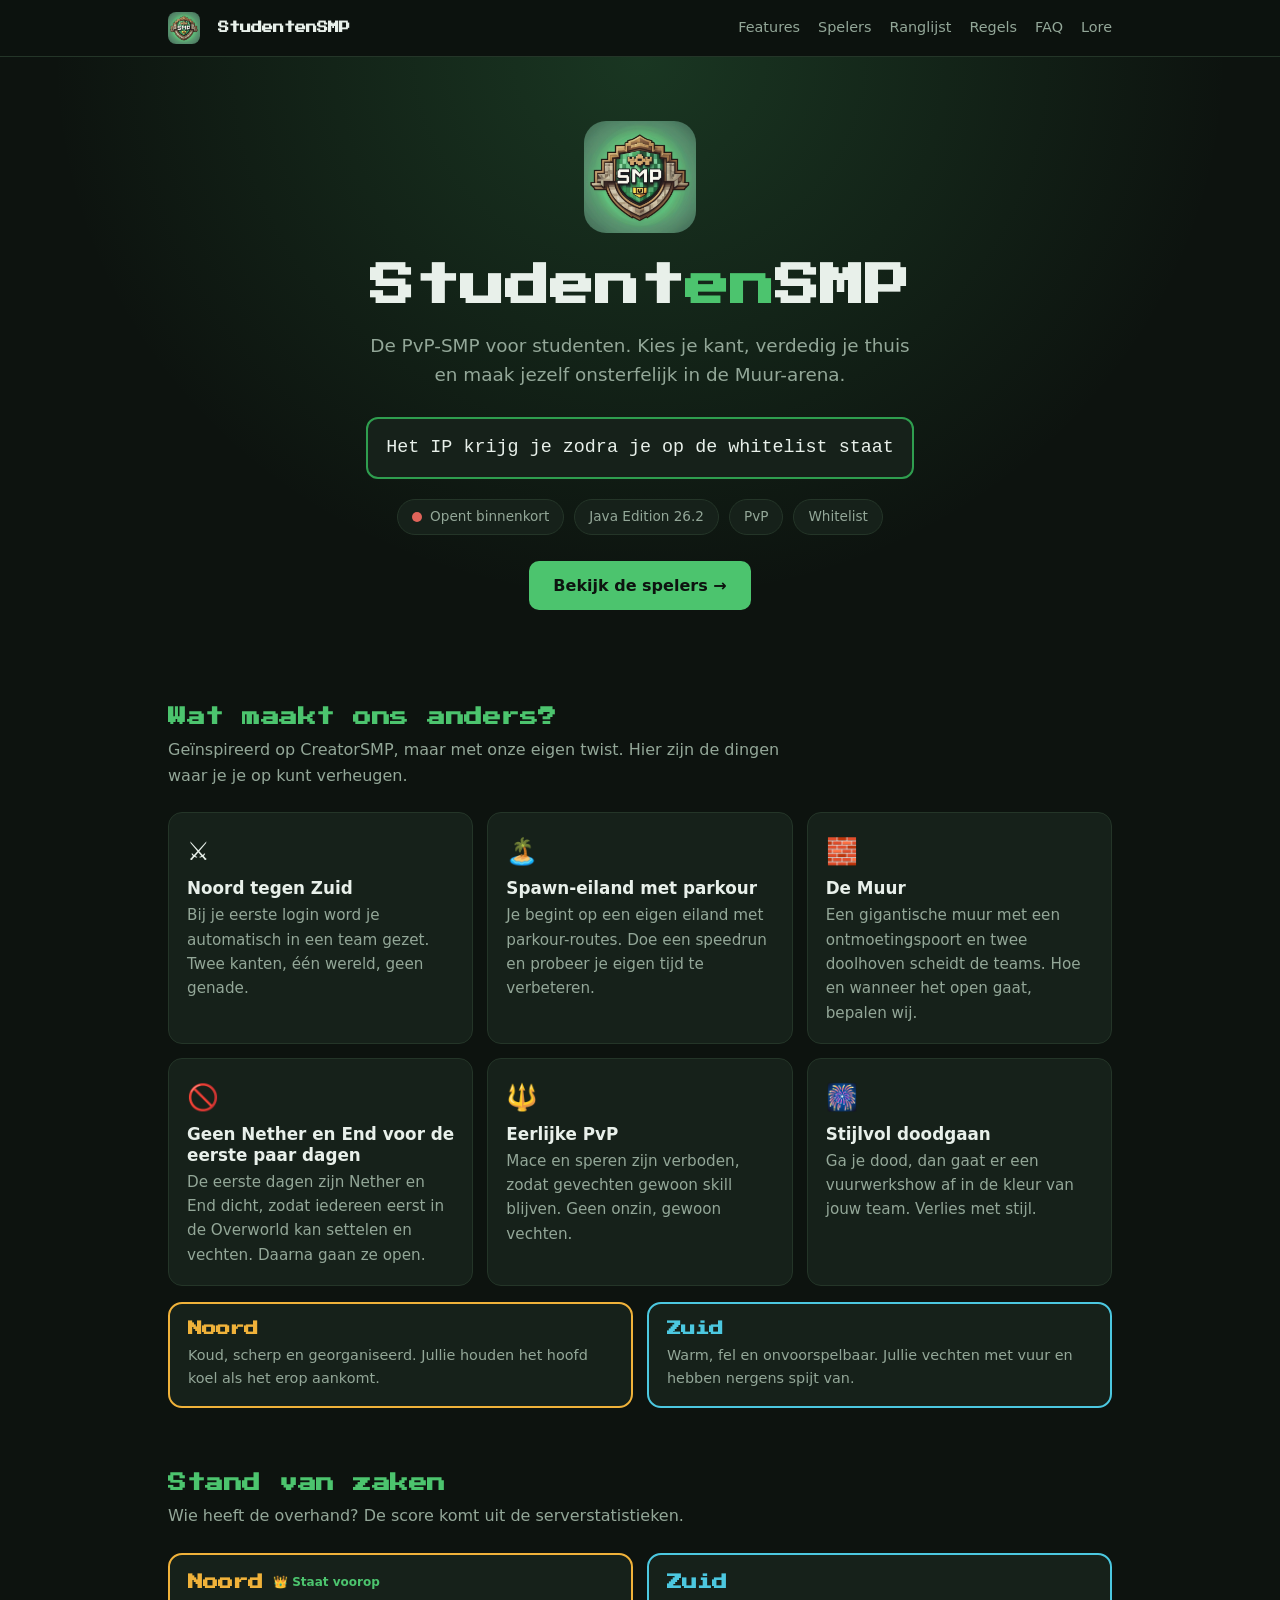
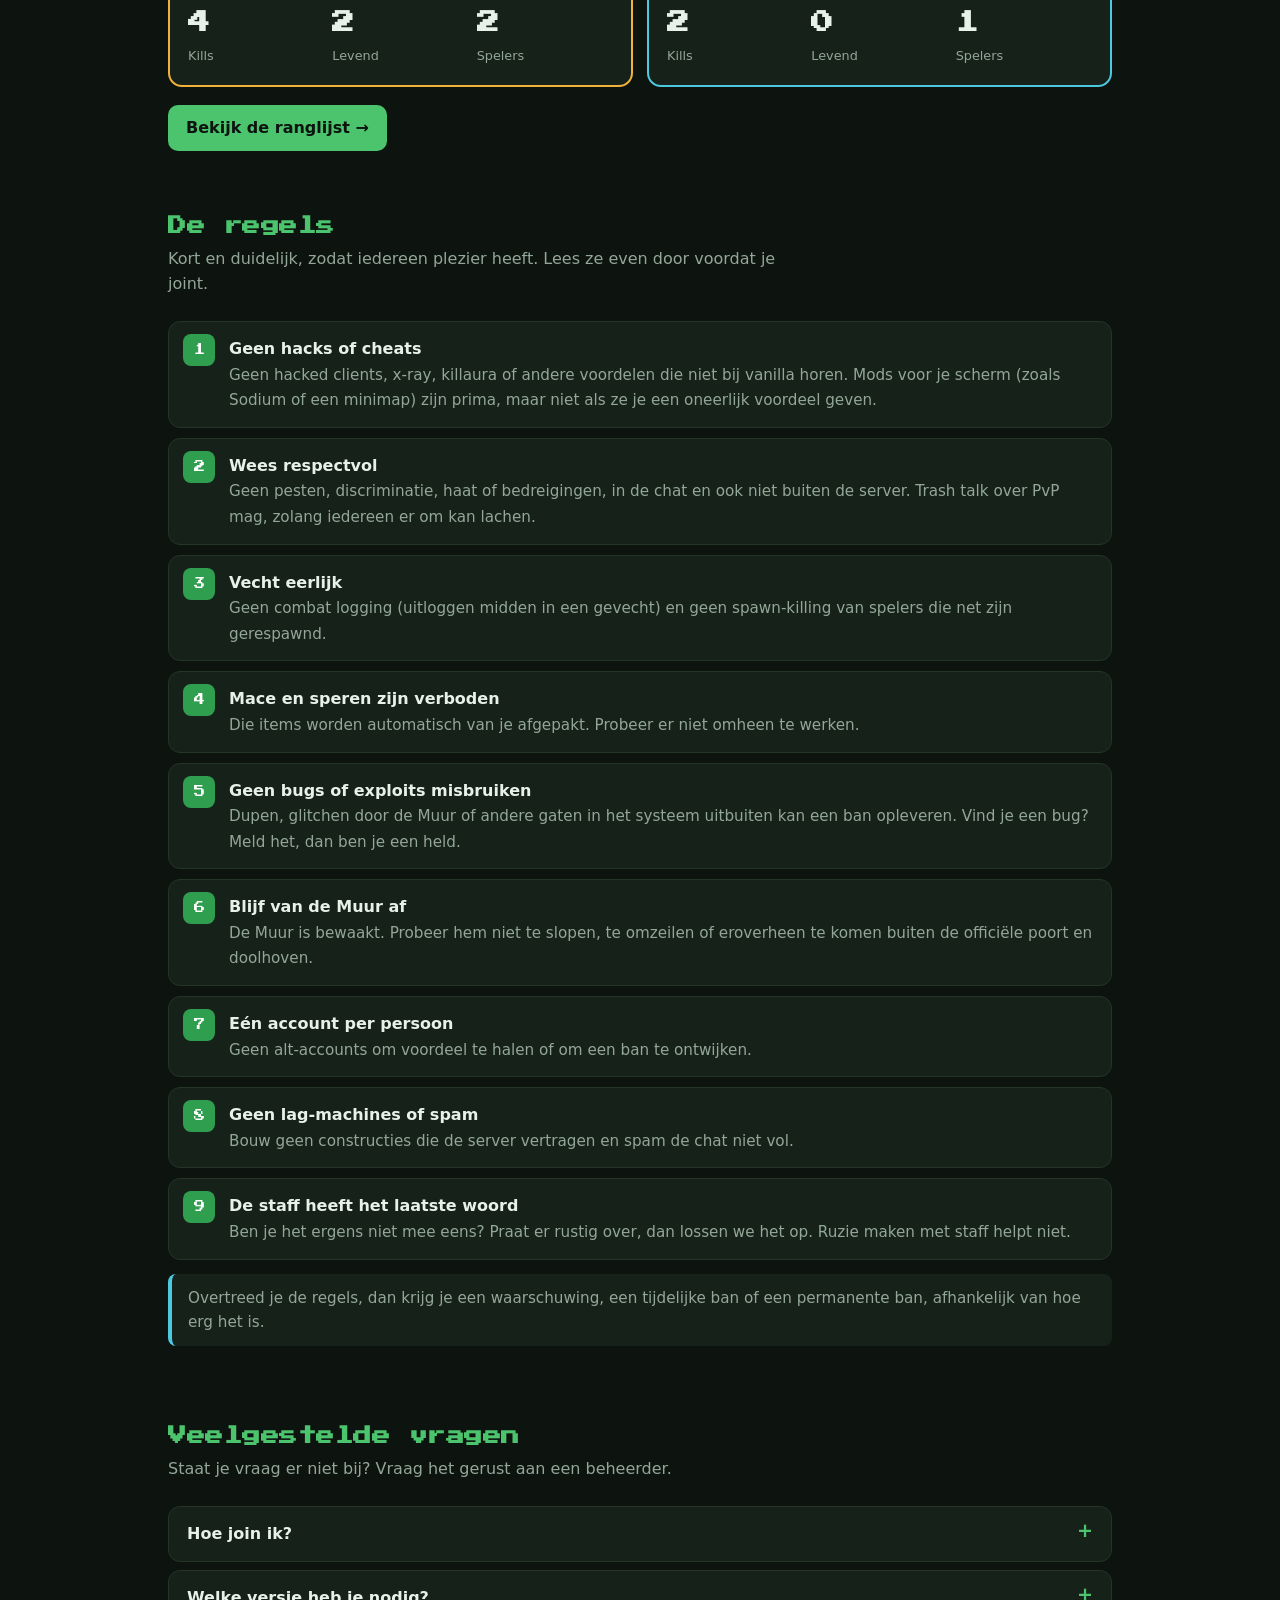
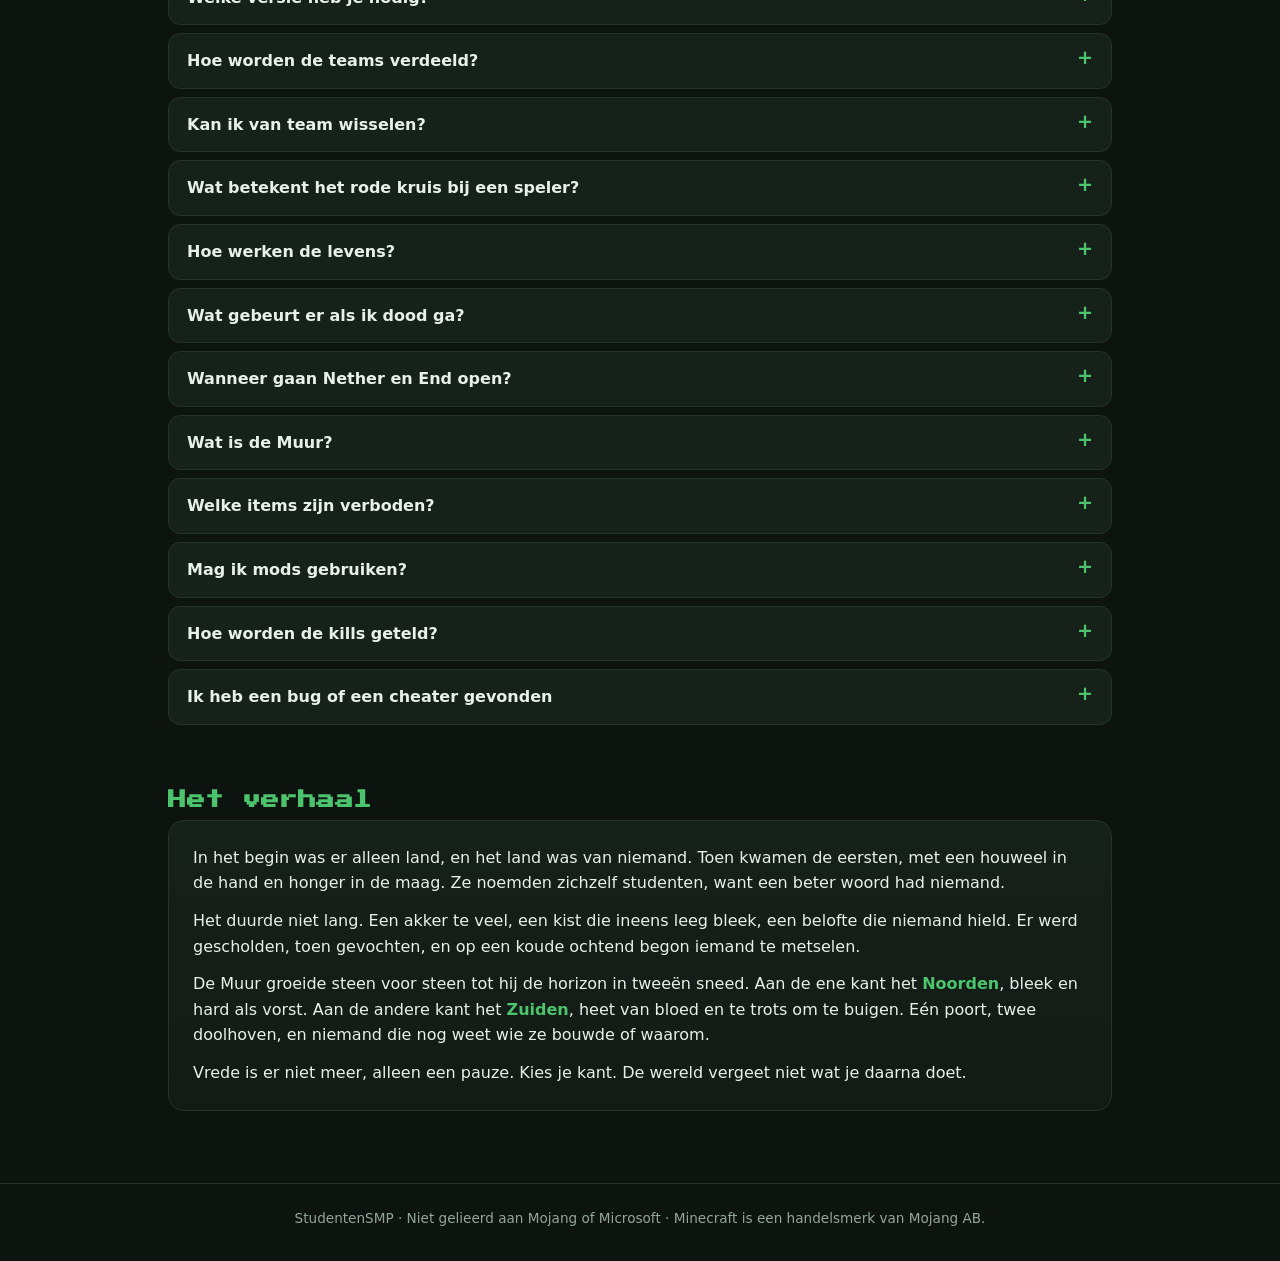
<file: index.html>
<!DOCTYPE html>
<html lang="nl">
<head>
<meta charset="utf-8">
<meta name="viewport" content="width=device-width, initial-scale=1, viewport-fit=cover">
<title>StudentenSMP – PvP SMP voor studenten</title>
<meta property="og:type" content="website">
<meta property="og:site_name" content="StudentenSMP">
<meta property="og:locale" content="nl_NL">
<meta property="og:title" content="StudentenSMP – PvP SMP voor studenten">
<meta property="og:description" content="Noord tegen Zuid. Kies je kant, verdedig je thuis en vecht in de Muur-arena. Minecraft Java 26.2.">
<meta property="og:url" content="https://tristan-ve.github.io/StudentenSMP/">
<meta property="og:image" content="https://tristan-ve.github.io/StudentenSMP/og.png">
<meta property="og:image:width" content="1200">
<meta property="og:image:height" content="630">
<meta property="og:image:alt" content="StudentenSMP logo met Noord en Zuid">
<meta name="twitter:card" content="summary_large_image">
<meta name="twitter:title" content="StudentenSMP – PvP SMP voor studenten">
<meta name="twitter:description" content="Noord tegen Zuid. Kies je kant, verdedig je thuis en vecht in de Muur-arena. Minecraft Java 26.2.">
<meta name="twitter:image" content="https://tristan-ve.github.io/StudentenSMP/og.png">
<meta name="theme-color" content="#0d130f">
<meta name="description" content="StudentenSMP: een Minecraft Java PvP-SMP geïnspireerd op CreatorSMP. Noord tegen Zuid. Vraag je whitelist aan en join.">
<link rel="icon" href="logo.png">
<link rel="preconnect" href="https://fonts.googleapis.com">
<link rel="preconnect" href="https://fonts.gstatic.com" crossorigin>
<link href="https://fonts.googleapis.com/css2?family=Press+Start+2P&display=swap" rel="stylesheet">
<link rel="stylesheet" href="style-v2.css">
</head>
<body>

<nav>
  <div class="wrap">
    <img src="logo.png" alt=""><b>StudentenSMP</b>
    <span class="sp"></span>
    <a href="#features">Features</a>
    <a href="spelers.html">Spelers</a>
    <a href="ranglijst.html">Ranglijst</a>
    <a href="#regels">Regels</a>
    <a href="#faq">FAQ</a>
    <a href="#lore">Lore</a>
  </div>
</nav>

<!-- HERO -->
<header class="hero">
  <div class="wrap">
    <img src="logo.png" alt="StudentenSMP logo">
    <h1>Student<span>en</span>SMP</h1>
    <p class="tagline">De PvP-SMP voor studenten. Kies je kant, verdedig je thuis en maak jezelf onsterfelijk in de Muur-arena.</p>

    <div class="ipbox">
      <code>Het IP krijg je zodra je op de whitelist staat</code>
    </div>

    <div class="badges">
      <span class="badge" id="serverBadge"><span class="dot"></span><span id="serverText">Status laden…</span></span>
      <span class="badge">Java Edition 26.2</span>
      <span class="badge">PvP</span>
      <span class="badge">Whitelist</span>
    </div>
    <a class="cta" href="spelers.html">Bekijk de spelers →</a>
  </div>
</header>

<main class="wrap">

<!-- FEATURES -->
<section id="features">
  <h2>Wat maakt ons anders?</h2>
  <p class="lead">Geïnspireerd op CreatorSMP, maar met onze eigen twist. Hier zijn de dingen waar je je op kunt verheugen.</p>
  <div class="cards">
    <div class="card"><div class="ico">⚔️</div><h3>Noord tegen Zuid</h3><p>Bij je eerste login word je automatisch in een team gezet. Twee kanten, één wereld, geen genade.</p></div>
    <div class="card"><div class="ico">🏝️</div><h3>Spawn-eiland met parkour</h3><p>Je begint op een eigen eiland met parkour-routes. Doe een speedrun en probeer je eigen tijd te verbeteren.</p></div>
    <div class="card"><div class="ico">🧱</div><h3>De Muur</h3><p>Een gigantische muur met een ontmoetingspoort en twee doolhoven scheidt de teams. Hoe en wanneer het open gaat, bepalen wij.</p></div>
    <div class="card"><div class="ico">🚫</div><h3>Geen Nether en End voor de eerste paar dagen</h3><p>De eerste dagen zijn Nether en End dicht, zodat iedereen eerst in de Overworld kan settelen en vechten. Daarna gaan ze open.</p></div>
    <div class="card"><div class="ico">🔱</div><h3>Eerlijke PvP</h3><p>Mace en speren zijn verboden, zodat gevechten gewoon skill blijven. Geen onzin, gewoon vechten.</p></div>
    <div class="card"><div class="ico">🎆</div><h3>Stijlvol doodgaan</h3><p>Ga je dood, dan gaat er een vuurwerkshow af in de kleur van jouw team. Verlies met stijl.</p></div>
  </div>
  <div class="teams">
    <div class="team noord"><h3>Noord</h3><p>Koud, scherp en georganiseerd. Jullie houden het hoofd koel als het erop aankomt.</p></div>
    <div class="team zuid"><h3>Zuid</h3><p>Warm, fel en onvoorspelbaar. Jullie vechten met vuur en hebben nergens spijt van.</p></div>
  </div>
</section>

<!-- TEAMSCORE -->
<section id="score">
  <h2>Stand van zaken</h2>
  <p class="lead">Wie heeft de overhand? De score komt uit de serverstatistieken.</p>
  <div class="score">
    <div class="scard noord" data-team="noord">
      <h3>Noord <span class="flag" data-f="lead"></span></h3>
      <div class="stats">
        <div><b data-f="kills">0</b><span>Kills</span></div>
        <div><b data-f="levend">0</b><span>Levend</span></div>
        <div><b data-f="spelers">0</b><span>Spelers</span></div>
      </div>
    </div>
    <div class="scard zuid" data-team="zuid">
      <h3>Zuid <span class="flag" data-f="lead"></span></h3>
      <div class="stats">
        <div><b data-f="kills">0</b><span>Kills</span></div>
        <div><b data-f="levend">0</b><span>Levend</span></div>
        <div><b data-f="spelers">0</b><span>Spelers</span></div>
      </div>
    </div>
  </div>
  <a class="cta small" href="ranglijst.html">Bekijk de ranglijst →</a>
</section>

<!-- REGELS -->
<section id="regels">
  <h2>De regels</h2>
  <p class="lead">Kort en duidelijk, zodat iedereen plezier heeft. Lees ze even door voordat je joint.</p>
  <ol class="rules">
    <li><b>Geen hacks of cheats</b><span>Geen hacked clients, x-ray, killaura of andere voordelen die niet bij vanilla horen. Mods voor je scherm (zoals Sodium of een minimap) zijn prima, maar niet als ze je een oneerlijk voordeel geven.</span></li>
    <li><b>Wees respectvol</b><span>Geen pesten, discriminatie, haat of bedreigingen, in de chat en ook niet buiten de server. Trash talk over PvP mag, zolang iedereen er om kan lachen.</span></li>
    <li><b>Vecht eerlijk</b><span>Geen combat logging (uitloggen midden in een gevecht) en geen spawn-killing van spelers die net zijn gerespawnd.</span></li>
    <li><b>Mace en speren zijn verboden</b><span>Die items worden automatisch van je afgepakt. Probeer er niet omheen te werken.</span></li>
    <li><b>Geen bugs of exploits misbruiken</b><span>Dupen, glitchen door de Muur of andere gaten in het systeem uitbuiten kan een ban opleveren. Vind je een bug? Meld het, dan ben je een held.</span></li>
    <li><b>Blijf van de Muur af</b><span>De Muur is bewaakt. Probeer hem niet te slopen, te omzeilen of eroverheen te komen buiten de officiële poort en doolhoven.</span></li>
    <li><b>Eén account per persoon</b><span>Geen alt-accounts om voordeel te halen of om een ban te ontwijken.</span></li>
    <li><b>Geen lag-machines of spam</b><span>Bouw geen constructies die de server vertragen en spam de chat niet vol.</span></li>
    <li><b>De staff heeft het laatste woord</b><span>Ben je het ergens niet mee eens? Praat er rustig over, dan lossen we het op. Ruzie maken met staff helpt niet.</span></li>
  </ol>
  <p class="warn">Overtreed je de regels, dan krijg je een waarschuwing, een tijdelijke ban of een permanente ban, afhankelijk van hoe erg het is.</p>
</section>

<!-- FAQ -->
<section id="faq">
  <h2>Veelgestelde vragen</h2>
  <p class="lead">Staat je vraag er niet bij? Vraag het gerust aan een beheerder.</p>
  <div class="faq">
    <details><summary>Hoe join ik?</summary><p>De server werkt met een whitelist. Vraag een beheerder of je erop mag. Zodra je op de lijst staat, krijg je het IP.</p></details>
    <details><summary>Welke versie heb je nodig?</summary><p>Minecraft Java Edition 26.2. Bedrock werkt niet op deze server.</p></details>
    <details><summary>Hoe worden de teams verdeeld?</summary><p>Dat gaat automatisch bij je eerste login. Je komt in Noord of Zuid en je spawnt op jouw eigen kant van de Muur.</p></details>
    <details><summary>Kan ik van team wisselen?</summary><p>Niet zelf. Vind je het echt nodig, vraag het dan aan een beheerder.</p></details>
    <details><summary>Wat betekent het rode kruis bij een speler?</summary><p>Een speler met een rood kruis en een doorgestreepte naam op de spelerspagina is dood en doet niet meer mee.</p></details>
    <details><summary>Hoe werken de levens?</summary><p>De eerste dag of twee kun je oneindig doodgaan. Daarna heb je 3 levens. Elke keer dat je doodgaat, verlies je er één. Op je laatste leven zit je in hardcore: ga je dan nog een keer dood, dan ben je eruit en kijk je verder mee als toeschouwer.</p></details>
    <details><summary>Wat gebeurt er als ik dood ga?</summary><p>Dan gaat er een vuurwerkshow af in de kleur van jouw team. Na de eerste dagen kost het je ook een leven.</p></details>
    <details><summary>Wanneer gaan Nether en End open?</summary><p>Na de eerste paar dagen. We kondigen het aan zodra het zover is.</p></details>
    <details><summary>Wat is de Muur?</summary><p>Een enorme muur die de teams scheidt, met één ontmoetingspoort en twee doolhoven. Of en wanneer die opengaan, bepalen de beheerders.</p></details>
    <details><summary>Welke items zijn verboden?</summary><p>Maces, heavy cores en speren. Die worden automatisch van je afgepakt.</p></details>
    <details><summary>Mag ik mods gebruiken?</summary><p>Alleen mods die je geen voordeel geven, zoals prestatiemods, een minimap of schaduwen. Hacked clients, x-ray en alles wat vecht voor je zijn verboden.</p></details>
    <details><summary>Hoe worden de kills geteld?</summary><p>Uit de statistieken van de server. Het kan een poosje duren voordat een kill op de ranglijst staat.</p></details>
    <details><summary>Ik heb een bug of een cheater gevonden</summary><p>Meld het bij een beheerder. Bugs melden is altijd beter dan ze misbruiken.</p></details>
  </div>
</section>

<!-- LORE -->
<section id="lore">
  <h2>Het verhaal</h2>
  <div class="lore">
    <p>In het begin was er alleen land, en het land was van niemand. Toen kwamen de eersten, met een houweel in de hand en honger in de maag. Ze noemden zichzelf studenten, want een beter woord had niemand.</p>
    <p>Het duurde niet lang. Een akker te veel, een kist die ineens leeg bleek, een belofte die niemand hield. Er werd gescholden, toen gevochten, en op een koude ochtend begon iemand te metselen.</p>
    <p>De Muur groeide steen voor steen tot hij de horizon in tweeën sneed. Aan de ene kant het <em>Noorden</em>, bleek en hard als vorst. Aan de andere kant het <em>Zuiden</em>, heet van bloed en te trots om te buigen. Eén poort, twee doolhoven, en niemand die nog weet wie ze bouwde of waarom.</p>
    <p>Vrede is er niet meer, alleen een pauze. Kies je kant. De wereld vergeet niet wat je daarna doet.</p>
  </div>
</section>

</main>

<footer>
  <div class="wrap">StudentenSMP · Niet gelieerd aan Mojang of Microsoft · Minecraft is een handelsmerk van Mojang AB.</div>
</footer>

<script src="site-v2.js"></script>
</body>
</html>
</file>
<file: style-v2.css>
:root {
    --bg: #0d130f; --bg2: #121a14; --card: #16211a; --line: #243528;
    --text: #e8f0ea; --muted: #93a798;
    --green: #4cc46e; --green-d: #2f9e4f; --noord: #f0b23a; --zuid: #4cc8e0; --red: #e0645a;
    --pixel: "Press Start 2P", ui-monospace, Menlo, Consolas, monospace;
    color-scheme: dark;
  }
  * { box-sizing: border-box; }
  html { scroll-behavior: smooth; scroll-padding-top: 72px; }
  html, body { margin: 0; }
  body {
    background: var(--bg); color: var(--text);
    font-family: system-ui, -apple-system, "Segoe UI", Roboto, sans-serif; line-height: 1.6;
    padding: env(safe-area-inset-top, 0px) 0 env(safe-area-inset-bottom, 0px);
  }
  a { color: var(--green); }
  .wrap { max-width: 980px; margin: 0 auto; padding: 0 18px; }
  section { padding: 56px 0 8px; }
  h1, h2, h3 { line-height: 1.25; margin: 0; }
  h2 { font-family: var(--pixel); font-size: 1.15rem; color: var(--green); margin-bottom: 8px; letter-spacing: .5px; }
  .lead { color: var(--muted); margin: 0 0 24px; max-width: 640px; }

  /* nav */
  nav { position: sticky; top: 0; z-index: 10; background: color-mix(in srgb, var(--bg) 88%, transparent); backdrop-filter: blur(8px); border-bottom: 1px solid var(--line); padding-top: env(safe-area-inset-top, 0px); }
  nav .wrap { display: flex; align-items: center; gap: 18px; height: 56px; overflow-x: auto; white-space: nowrap; }
  nav img { width: 32px; height: 32px; border-radius: 8px; flex: none; }
  nav b { font-family: var(--pixel); font-size: .7rem; flex: none; }
  nav a { color: var(--muted); text-decoration: none; font-size: .9rem; }
  nav a:hover { color: var(--text); }
  nav .sp { flex: 1; }

  /* hero */
  .hero { padding: 64px 0 40px; text-align: center;
    background: radial-gradient(ellipse at 50% 0%, color-mix(in srgb, var(--green) 20%, transparent), transparent 65%); }
  .hero img { width: 112px; height: 112px; border-radius: 22px; margin-bottom: 18px; }
  .hero h1 { font-family: var(--pixel); font-size: clamp(1.5rem, 6vw, 2.8rem); }
  .hero h1 span { color: var(--green); }
  .tagline { font-size: 1.15rem; color: var(--muted); max-width: 560px; margin: 16px auto 28px; }
  .ipbox { display: inline-flex; align-items: stretch; border: 2px solid var(--green-d); border-radius: 12px; overflow: hidden; background: var(--card); max-width: 100%; }
  .ipbox code { padding: 14px 18px; font-family: ui-monospace, Menlo, Consolas, monospace; font-size: 1.15rem; overflow: hidden; text-overflow: ellipsis; }
  .ipbox button { border: 0; background: var(--green-d); color: #fff; font-weight: 700; padding: 0 18px; cursor: pointer; font-size: .95rem; }
  .ipbox button:hover:not(:disabled) { background: var(--green); color: #0d130f; }
  .ipbox button:disabled { opacity: .5; cursor: default; }
  .badges { display: flex; gap: 10px; justify-content: center; flex-wrap: wrap; margin-top: 20px; }
  .badge { background: var(--card); border: 1px solid var(--line); border-radius: 999px; padding: 6px 14px; font-size: .85rem; color: var(--muted); display: inline-flex; align-items: center; gap: 8px; }
  .dot { width: 10px; height: 10px; border-radius: 50%; background: var(--muted); }
  .on .dot { background: var(--green); box-shadow: 0 0 0 4px color-mix(in srgb, var(--green) 25%, transparent); }
  .off .dot { background: var(--red); }
  .cta { display: inline-block; margin-top: 26px; background: var(--green); color: #0d130f; font-weight: 700; text-decoration: none; padding: 12px 24px; border-radius: 10px; }
  .cta:hover { background: #6ad886; }

  /* cards */
  .cards { display: grid; grid-template-columns: repeat(auto-fill, minmax(280px, 1fr)); gap: 14px; }
  .card { background: var(--card); border: 1px solid var(--line); border-radius: 14px; padding: 18px; }
  .card .ico { font-size: 1.6rem; }
  .card h3 { font-size: 1.05rem; margin: 6px 0 4px; }
  .card p { margin: 0; color: var(--muted); font-size: .95rem; }

  /* teams */
  .teams { display: grid; grid-template-columns: 1fr 1fr; gap: 14px; margin-top: 16px; }
  .team { border-radius: 14px; padding: 16px 18px; border: 2px solid; background: var(--card); }
  .team.noord { border-color: var(--noord); } .team.zuid { border-color: var(--zuid); }
  .team h3 { font-family: var(--pixel); font-size: .9rem; margin-bottom: 6px; }
  .noord h3 { color: var(--noord); } .zuid h3 { color: var(--zuid); }
  .team p { margin: 0; color: var(--muted); font-size: .9rem; }

  /* spelers */
  .grid { display: grid; grid-template-columns: repeat(auto-fill, minmax(190px, 1fr)); gap: 10px; }
  .player { display: flex; align-items: center; gap: 12px; padding: 10px 12px; background: var(--card); border: 1px solid var(--line); border-radius: 12px; }
  .player img { width: 40px; height: 40px; border-radius: 8px; image-rendering: pixelated; }
  .player.offline { opacity: .55; } .player.offline img { filter: grayscale(1); }
  .info { min-width: 0; }
  .name { font-weight: 600; overflow: hidden; text-overflow: ellipsis; white-space: nowrap; }
  .meta { font-size: .8rem; color: var(--muted); display: flex; align-items: center; gap: 6px; }
  .meta .dot { width: 8px; height: 8px; }
  .player:not(.offline) .meta .dot { background: var(--green); }
  .player.offline .meta .dot { background: var(--red); }
  .tag { font-size: .7rem; font-weight: 700; padding: 1px 6px; border-radius: 999px; color: #0d130f; }
  .tag.noord { background: var(--noord); } .tag.zuid { background: var(--zuid); }
  .live { display: flex; flex-wrap: wrap; gap: 8px 24px; align-items: center; margin-bottom: 14px; color: var(--muted); }
  .empty { color: var(--muted); }

  /* rules */
  ol.rules { list-style: none; counter-reset: r; padding: 0; margin: 0; display: grid; gap: 10px; }
  ol.rules li { counter-increment: r; background: var(--card); border: 1px solid var(--line); border-radius: 12px; padding: 14px 16px 14px 60px; position: relative; }
  ol.rules li::before { content: counter(r); position: absolute; left: 14px; top: 12px; width: 32px; height: 32px; border-radius: 8px; background: var(--green-d); color: #fff; font-family: var(--pixel); font-size: .7rem; display: grid; place-items: center; }
  ol.rules b { display: block; }
  ol.rules span { color: var(--muted); font-size: .95rem; }
  .warn { margin-top: 14px; padding: 12px 16px; border-left: 4px solid var(--zuid); background: var(--card); border-radius: 8px; color: var(--muted); font-size: .95rem; }

  /* steps */
  .steps { display: grid; gap: 12px; }
  .step { display: flex; gap: 16px; align-items: flex-start; background: var(--card); border: 1px solid var(--line); border-radius: 14px; padding: 16px; }
  .step .n { flex: none; width: 40px; height: 40px; border-radius: 10px; background: var(--green); color: #0d130f; font-family: var(--pixel); font-size: .85rem; display: grid; place-items: center; }
  .step h3 { font-size: 1.05rem; margin-bottom: 2px; }
  .step p { margin: 0; color: var(--muted); }
  code.inline { background: var(--bg2); border: 1px solid var(--line); padding: 1px 6px; border-radius: 6px; }

  /* lore */
  .lore { background: linear-gradient(180deg, var(--card), var(--bg2)); border: 1px solid var(--line); border-radius: 16px; padding: 24px; }
  .lore p { margin: 0 0 12px; } .lore p:last-child { margin: 0; }
  .lore em { color: var(--green); font-style: normal; font-weight: 600; }

  footer { margin-top: 64px; border-top: 1px solid var(--line); padding: 24px 0 32px; color: var(--muted); font-size: .85rem; text-align: center; }
  @media (max-width: 560px) { .teams { grid-template-columns: 1fr; } .ipbox code { font-size: 1rem; } }

/* ===== teamscore ===== */
.score { display: grid; grid-template-columns: 1fr 1fr; gap: 14px; }
.scard { background: var(--card); border: 2px solid; border-radius: 14px; padding: 18px; }
.scard.noord { border-color: var(--noord); } .scard.zuid { border-color: var(--zuid); }
.scard h3 { font-family: var(--pixel); font-size: .95rem; display: flex; align-items: center; gap: 10px; flex-wrap: wrap; }
.scard.noord h3 { color: var(--noord); } .scard.zuid h3 { color: var(--zuid); }
.scard .flag { font-family: system-ui, sans-serif; font-size: .75rem; color: var(--green); font-weight: 700; }
.scard .stats { display: grid; grid-template-columns: repeat(3, 1fr); gap: 8px; margin-top: 14px; }
.scard .stats b { display: block; font-family: var(--pixel); font-size: 1.4rem; }
.scard .stats span { color: var(--muted); font-size: .8rem; }
.cta.small { margin-top: 18px; padding: 10px 18px; }

/* ===== faq ===== */
.faq { display: grid; gap: 8px; }
.faq details { background: var(--card); border: 1px solid var(--line); border-radius: 12px; }
.faq summary { cursor: pointer; padding: 14px 18px; font-weight: 600; list-style: none; display: flex; justify-content: space-between; gap: 12px; }
.faq summary::-webkit-details-marker { display: none; }
.faq summary::after { content: "+"; color: var(--green); font-weight: 700; font-size: 1.2rem; line-height: 1; }
.faq details[open] summary::after { content: "–"; }
.faq details p { margin: 0; padding: 0 18px 16px; color: var(--muted); }

/* ===== dode spelers ===== */
.avatar { position: relative; width: 40px; height: 40px; flex: none; }
.player.dood { border-color: color-mix(in srgb, var(--red) 55%, var(--line)); }
.player.dood .avatar img { filter: grayscale(1) brightness(.55); }
.player.dood .avatar::after { content: "✖"; position: absolute; inset: 0; display: grid; place-items: center; color: var(--red); font-size: 2rem; font-weight: 900; text-shadow: 0 0 4px #000; }
.player.dood .name { text-decoration: line-through; text-decoration-color: var(--red); text-decoration-thickness: 2px; color: var(--muted); }
.player.dood .meta { color: var(--red); }
.player.dood .meta .dot { display: none; }

/* ===== ranglijst ===== */
.tablewrap { overflow-x: auto; background: var(--card); border: 1px solid var(--line); border-radius: 14px; }
table.rank { width: 100%; border-collapse: collapse; min-width: 480px; }
table.rank th, table.rank td { padding: 10px 14px; text-align: left; border-bottom: 1px solid var(--line); }
table.rank th { color: var(--muted); font-size: .8rem; font-weight: 600; text-transform: uppercase; letter-spacing: .5px; }
table.rank tr:last-child td { border-bottom: 0; }
table.rank .num { text-align: right; font-variant-numeric: tabular-nums; }
table.rank .pos { width: 44px; font-family: var(--pixel); font-size: .8rem; color: var(--muted); }
table.rank .who { display: flex; align-items: center; gap: 10px; font-weight: 600; }
table.rank .who img { width: 28px; height: 28px; border-radius: 6px; image-rendering: pixelated; }
table.rank tr.dood .who span { text-decoration: line-through; text-decoration-color: var(--red); color: var(--muted); }
table.rank tr.dood .kruis { color: var(--red); font-weight: 900; }
table.rank td.k { font-weight: 700; color: var(--green); }
@media (max-width: 560px) { .score { grid-template-columns: 1fr; } }
</file>
